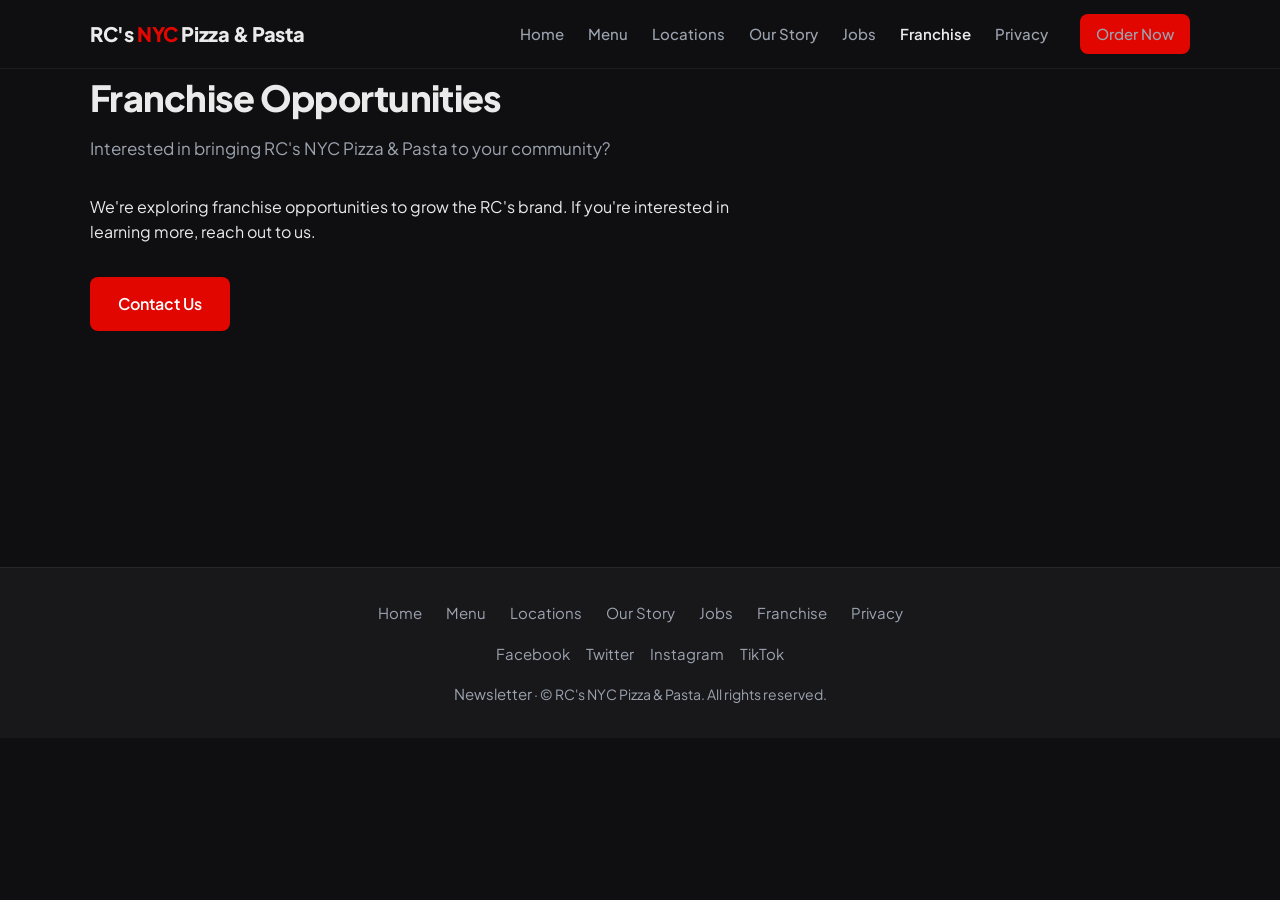
<file: franchise.html>
<!DOCTYPE html>
<html lang="en">
<head>
  <meta charset="UTF-8">
  <meta name="viewport" content="width=device-width, initial-scale=1">
  <title>Franchise Opportunities | RC's NYC Pizza & Pasta</title>
  <meta name="description" content="Franchise opportunities with RC's NYC Pizza & Pasta. Bring authentic NYC-style pizza to your community.">
  <link rel="canonical" href="https://rcsnycpizza.com/franchise.html">
  <meta property="og:type" content="website">
  <meta property="og:url" content="https://rcsnycpizza.com/franchise.html">
  <meta property="og:title" content="Franchise Opportunities | RC's NYC Pizza & Pasta">
  <meta property="og:description" content="Franchise opportunities with RC's NYC Pizza & Pasta. Bring authentic NYC-style pizza to your community.">
  <meta property="og:image" content="https://rcsnycpizza.com/wp-content/uploads/2018/02/rcs-pizza-slice-1024x683.jpg">
  <meta property="og:image:width" content="1024">
  <meta property="og:image:height" content="683">
  <meta name="twitter:card" content="summary_large_image">
  <meta name="twitter:image" content="https://rcsnycpizza.com/wp-content/uploads/2018/02/rcs-pizza-slice-1024x683.jpg">
  <link rel="preconnect" href="https://rcsnycpizza.com" crossorigin>
  <link rel="icon" href="https://rcsnycpizza.com/wp-content/uploads/2022/08/logo-new-small-300x149.png" type="image/png">
  <link rel="apple-touch-icon" href="https://rcsnycpizza.com/wp-content/uploads/2022/08/logo-new-small-300x149.png">
  <link rel="preconnect" href="https://fonts.googleapis.com">
  <link rel="preconnect" href="https://fonts.gstatic.com" crossorigin>
  <link href="https://fonts.googleapis.com/css2?family=Plus+Jakarta+Sans:wght@400;600;700;800&display=swap" rel="stylesheet">
  <link rel="stylesheet" href="assets/css/styles.css">
</head>
<body class="page-franchise">
  <a href="#content" class="skip-link">Skip to content</a>
  <header class="site-header">
    <div class="wrap">
      <div class="logo"><a href="index.html">RC's <span>NYC</span> Pizza & Pasta</a></div>
      <button type="button" class="nav-toggle" aria-label="Toggle menu" aria-expanded="false" aria-controls="main-nav"></button>
      <nav class="nav" id="main-nav" aria-label="Main navigation">
        <ul>
          <li><a href="index.html">Home</a></li>
          <li><a href="menu.html">Menu</a></li>
          <li><a href="locations.html">Locations</a></li>
          <li><a href="story.html">Our Story</a></li>
          <li><a href="jobs.html">Jobs</a></li>
          <li><a href="franchise.html" class="active">Franchise</a></li>
          <li><a href="privacy.html">Privacy</a></li>
          <li class="nav-cta"><a href="locations.html" class="btn btn-primary">Order Now</a></li>
        </ul>
      </nav>
    </div>
  </header>

  <main id="content">
    <div class="wrap">
      <h1 class="page-title">Franchise Opportunities</h1>
      <p class="page-intro">Interested in bringing RC's NYC Pizza & Pasta to your community?</p>
      <div class="story-content">
        <p>We're exploring franchise opportunities to grow the RC's brand. If you're interested in learning more, reach out to us.</p>
        <div class="cta-block">
          <a href="locations.html" class="btn btn-primary">Contact Us</a>
        </div>
      </div>
    </div>
  </main>

  <footer class="site-footer">
    <div class="wrap">
      <nav>
        <ul>
          <li><a href="index.html">Home</a></li>
          <li><a href="menu.html">Menu</a></li>
          <li><a href="locations.html">Locations</a></li>
          <li><a href="story.html">Our Story</a></li>
          <li><a href="jobs.html">Jobs</a></li>
          <li><a href="franchise.html">Franchise</a></li>
          <li><a href="privacy.html">Privacy</a></li>
        </ul>
      </nav>
      <div class="footer-social">
        <a href="https://www.facebook.com/RCSNYCPizza" target="_blank" rel="noopener" aria-label="Facebook">Facebook</a>
        <a href="https://twitter.com/rcspizza" target="_blank" rel="noopener" aria-label="Twitter">Twitter</a>
        <a href="https://instagram.com/rcsnycpizza" target="_blank" rel="noopener" aria-label="Instagram">Instagram</a>
        <a href="https://www.tiktok.com/@rcsnycpizza" target="_blank" rel="noopener" aria-label="TikTok">TikTok</a>
      </div>
      <p class="copy"><a href="#newsletter" class="newsletter-link">Newsletter</a> · © RC's NYC Pizza & Pasta. All rights reserved.</p>
    </div>
  </footer>
  <script src="assets/js/site.js"></script>
</body>
</html>
</file>
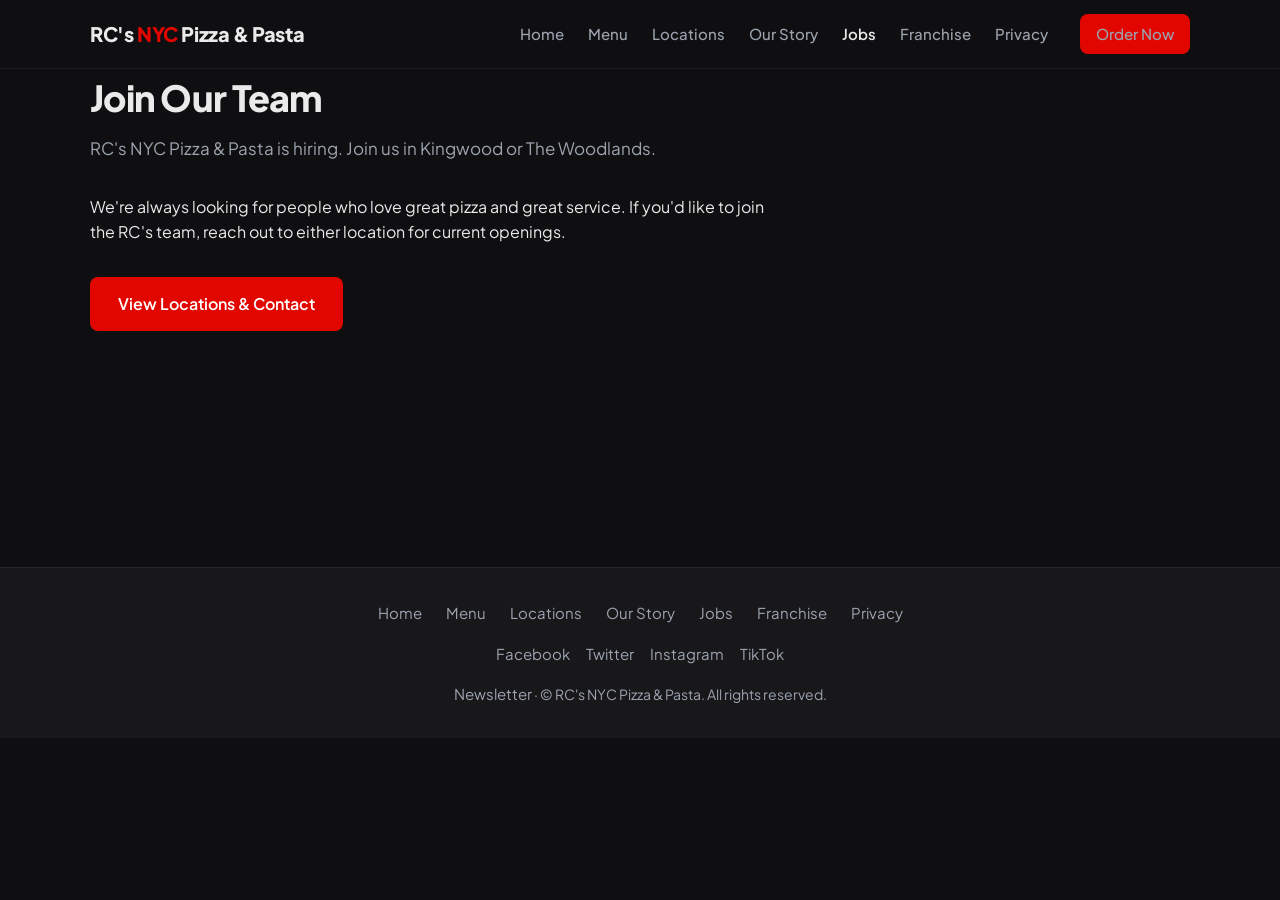
<file: jobs.html>
<!DOCTYPE html>
<html lang="en">
<head>
  <meta charset="UTF-8">
  <meta name="viewport" content="width=device-width, initial-scale=1">
  <title>Jobs | RC's NYC Pizza & Pasta</title>
  <meta name="description" content="Join the RC's NYC Pizza & Pasta team. We're hiring in Kingwood and The Woodlands, TX.">
  <link rel="canonical" href="https://rcsnycpizza.com/jobs.html">
  <meta property="og:type" content="website">
  <meta property="og:url" content="https://rcsnycpizza.com/jobs.html">
  <meta property="og:title" content="Jobs | RC's NYC Pizza & Pasta">
  <meta property="og:description" content="Join the RC's NYC Pizza & Pasta team. We're hiring in Kingwood and The Woodlands, TX.">
  <meta property="og:image" content="https://rcsnycpizza.com/wp-content/uploads/2018/02/rcs-pizza-slice-1024x683.jpg">
  <meta property="og:image:width" content="1024">
  <meta property="og:image:height" content="683">
  <meta name="twitter:card" content="summary_large_image">
  <meta name="twitter:image" content="https://rcsnycpizza.com/wp-content/uploads/2018/02/rcs-pizza-slice-1024x683.jpg">
  <link rel="preconnect" href="https://rcsnycpizza.com" crossorigin>
  <link rel="icon" href="https://rcsnycpizza.com/wp-content/uploads/2022/08/logo-new-small-300x149.png" type="image/png">
  <link rel="apple-touch-icon" href="https://rcsnycpizza.com/wp-content/uploads/2022/08/logo-new-small-300x149.png">
  <link rel="preconnect" href="https://fonts.googleapis.com">
  <link rel="preconnect" href="https://fonts.gstatic.com" crossorigin>
  <link href="https://fonts.googleapis.com/css2?family=Plus+Jakarta+Sans:wght@400;600;700;800&display=swap" rel="stylesheet">
  <link rel="stylesheet" href="assets/css/styles.css">
</head>
<body class="page-jobs">
  <a href="#content" class="skip-link">Skip to content</a>
  <header class="site-header">
    <div class="wrap">
      <div class="logo"><a href="index.html">RC's <span>NYC</span> Pizza & Pasta</a></div>
      <button type="button" class="nav-toggle" aria-label="Toggle menu" aria-expanded="false" aria-controls="main-nav"></button>
      <nav class="nav" id="main-nav" aria-label="Main navigation">
        <ul>
          <li><a href="index.html">Home</a></li>
          <li><a href="menu.html">Menu</a></li>
          <li><a href="locations.html">Locations</a></li>
          <li><a href="story.html">Our Story</a></li>
          <li><a href="jobs.html" class="active">Jobs</a></li>
          <li><a href="franchise.html">Franchise</a></li>
          <li><a href="privacy.html">Privacy</a></li>
          <li class="nav-cta"><a href="locations.html" class="btn btn-primary">Order Now</a></li>
        </ul>
      </nav>
    </div>
  </header>

  <main id="content">
    <div class="wrap">
      <h1 class="page-title">Join Our Team</h1>
      <p class="page-intro">RC's NYC Pizza & Pasta is hiring. Join us in Kingwood or The Woodlands.</p>
      <div class="story-content">
        <p>We're always looking for people who love great pizza and great service. If you'd like to join the RC's team, reach out to either location for current openings.</p>
        <div class="cta-block">
          <a href="locations.html" class="btn btn-primary">View Locations & Contact</a>
        </div>
      </div>
    </div>
  </main>

  <footer class="site-footer">
    <div class="wrap">
      <nav>
        <ul>
          <li><a href="index.html">Home</a></li>
          <li><a href="menu.html">Menu</a></li>
          <li><a href="locations.html">Locations</a></li>
          <li><a href="story.html">Our Story</a></li>
          <li><a href="jobs.html">Jobs</a></li>
          <li><a href="franchise.html">Franchise</a></li>
          <li><a href="privacy.html">Privacy</a></li>
        </ul>
      </nav>
      <div class="footer-social">
        <a href="https://www.facebook.com/RCSNYCPizza" target="_blank" rel="noopener" aria-label="Facebook">Facebook</a>
        <a href="https://twitter.com/rcspizza" target="_blank" rel="noopener" aria-label="Twitter">Twitter</a>
        <a href="https://instagram.com/rcsnycpizza" target="_blank" rel="noopener" aria-label="Instagram">Instagram</a>
        <a href="https://www.tiktok.com/@rcsnycpizza" target="_blank" rel="noopener" aria-label="TikTok">TikTok</a>
      </div>
      <p class="copy"><a href="#newsletter" class="newsletter-link">Newsletter</a> · © RC's NYC Pizza & Pasta. All rights reserved.</p>
    </div>
  </footer>
  <script src="assets/js/site.js"></script>
</body>
</html>
</file>
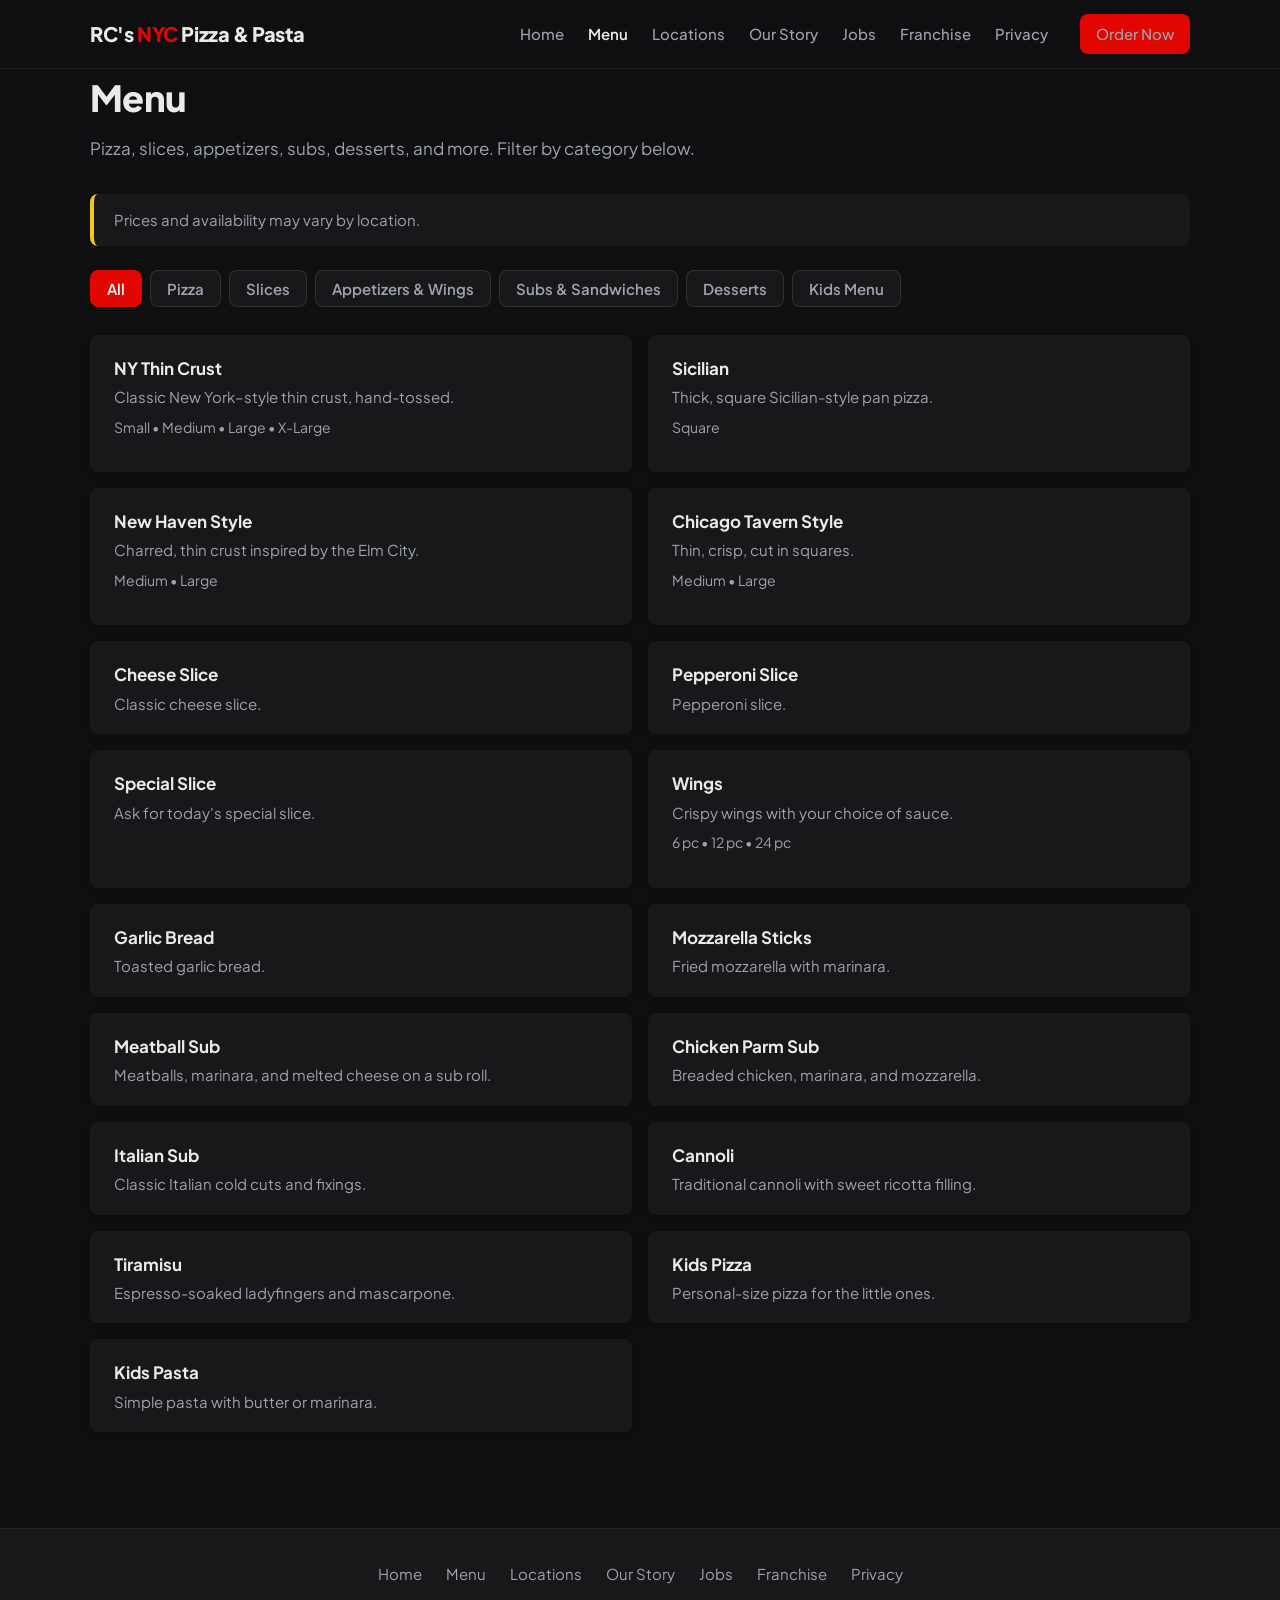
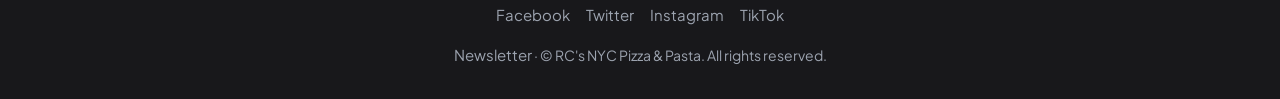
<file: menu.html>
<!DOCTYPE html>
<html lang="en">
<head>
  <meta charset="UTF-8">
  <meta name="viewport" content="width=device-width, initial-scale=1">
  <title>Menu | RC's NYC Pizza & Pasta</title>
  <meta name="description" content="View our full menu: NY thin crust, Sicilian, New Haven and Chicago tavern pizza, slices, appetizers, wings, subs, desserts, and kids menu. Prices may vary by location.">
  <link rel="canonical" href="https://rcsnycpizza.com/menu.html">
  <meta property="og:type" content="website">
  <meta property="og:url" content="https://rcsnycpizza.com/menu.html">
  <meta property="og:title" content="Menu | RC's NYC Pizza & Pasta">
  <meta property="og:description" content="Pizza, slices, appetizers, wings, subs, desserts & kids menu. Prices may vary by location.">
  <meta property="og:image" content="https://rcsnycpizza.com/wp-content/uploads/2018/02/rcs-pizza-slice-1024x683.jpg">
  <meta property="og:image:width" content="1024">
  <meta property="og:image:height" content="683">
  <meta name="twitter:card" content="summary_large_image">
  <meta name="twitter:image" content="https://rcsnycpizza.com/wp-content/uploads/2018/02/rcs-pizza-slice-1024x683.jpg">
  <link rel="preconnect" href="https://rcsnycpizza.com" crossorigin>
  <link rel="icon" href="https://rcsnycpizza.com/wp-content/uploads/2022/08/logo-new-small-300x149.png" type="image/png">
  <link rel="apple-touch-icon" href="https://rcsnycpizza.com/wp-content/uploads/2022/08/logo-new-small-300x149.png">
  <link rel="preconnect" href="https://fonts.googleapis.com">
  <link rel="preconnect" href="https://fonts.gstatic.com" crossorigin>
  <link href="https://fonts.googleapis.com/css2?family=Plus+Jakarta+Sans:wght@400;600;700;800&display=swap" rel="stylesheet">
  <link rel="stylesheet" href="assets/css/styles.css">
</head>
<body class="page-menu">
  <a href="#content" class="skip-link">Skip to content</a>
  <header class="site-header">
    <div class="wrap">
      <div class="logo"><a href="index.html">RC's <span>NYC</span> Pizza & Pasta</a></div>
      <button type="button" class="nav-toggle" aria-label="Toggle menu" aria-expanded="false" aria-controls="main-nav"></button>
      <nav class="nav" id="main-nav" aria-label="Main navigation">
        <ul>
          <li><a href="index.html">Home</a></li>
          <li><a href="menu.html" class="active">Menu</a></li>
          <li><a href="locations.html">Locations</a></li>
          <li><a href="story.html">Our Story</a></li>
          <li><a href="jobs.html">Jobs</a></li>
          <li><a href="franchise.html">Franchise</a></li>
          <li><a href="privacy.html">Privacy</a></li>
          <li class="nav-cta"><a href="locations.html" class="btn btn-primary">Order Now</a></li>
        </ul>
      </nav>
    </div>
  </header>

  <main id="content">
    <div class="wrap">
      <h1 class="page-title">Menu</h1>
      <p class="page-intro">Pizza, slices, appetizers, subs, desserts, and more. Filter by category below.</p>
      <p id="menu-disclaimer" class="menu-disclaimer">Prices and availability may vary by location.</p>
      <div id="menu-filters" class="menu-filters"></div>
      <div id="menu-items" class="menu-grid"></div>
    </div>
  </main>

  <footer class="site-footer">
    <div class="wrap">
      <nav>
        <ul>
          <li><a href="index.html">Home</a></li>
          <li><a href="menu.html">Menu</a></li>
          <li><a href="locations.html">Locations</a></li>
          <li><a href="story.html">Our Story</a></li>
          <li><a href="jobs.html">Jobs</a></li>
          <li><a href="franchise.html">Franchise</a></li>
          <li><a href="privacy.html">Privacy</a></li>
        </ul>
      </nav>
      <div class="footer-social">
        <a href="https://www.facebook.com/RCSNYCPizza" target="_blank" rel="noopener" aria-label="Facebook">Facebook</a>
        <a href="https://twitter.com/rcspizza" target="_blank" rel="noopener" aria-label="Twitter">Twitter</a>
        <a href="https://instagram.com/rcsnycpizza" target="_blank" rel="noopener" aria-label="Instagram">Instagram</a>
        <a href="https://www.tiktok.com/@rcsnycpizza" target="_blank" rel="noopener" aria-label="TikTok">TikTok</a>
      </div>
      <p class="copy"><a href="#newsletter" class="newsletter-link">Newsletter</a> · © RC's NYC Pizza & Pasta. All rights reserved.</p>
    </div>
  </footer>
  <script src="assets/js/site.js"></script>
  <script src="assets/js/menu.js"></script>
</body>
</html>
</file>
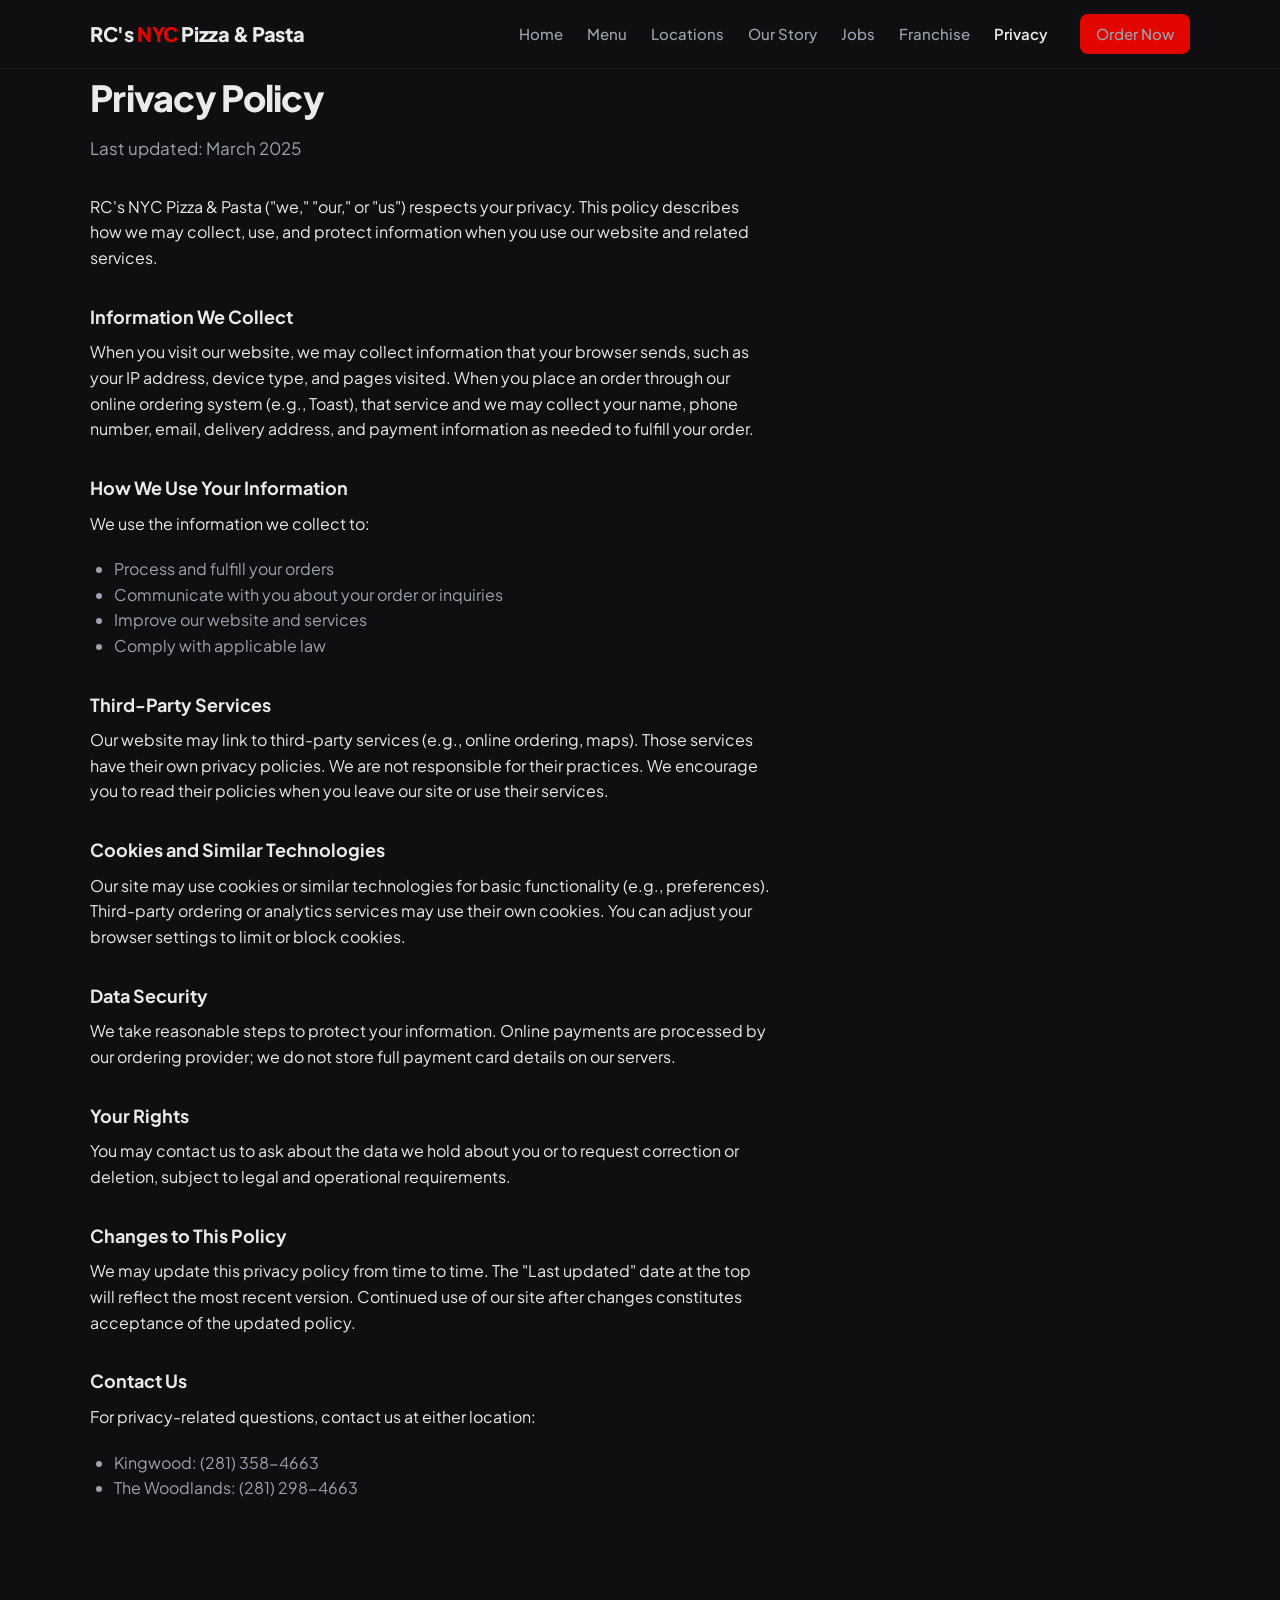
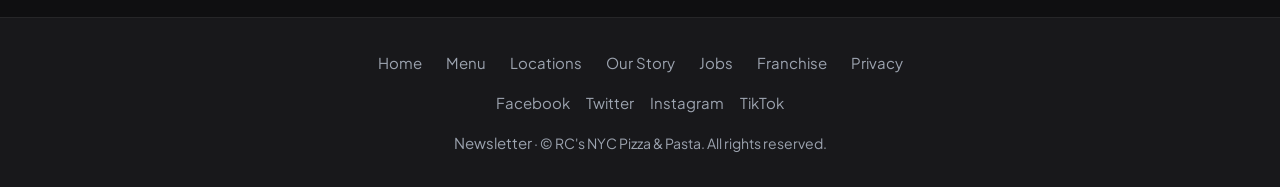
<file: privacy.html>
<!DOCTYPE html>
<html lang="en">
<head>
  <meta charset="UTF-8">
  <meta name="viewport" content="width=device-width, initial-scale=1">
  <title>Privacy Policy | RC's NYC Pizza & Pasta</title>
  <meta name="description" content="Privacy policy for RC's NYC Pizza & Pasta website and online ordering.">
  <link rel="canonical" href="https://rcsnycpizza.com/privacy.html">
  <meta property="og:type" content="website">
  <meta property="og:url" content="https://rcsnycpizza.com/privacy.html">
  <meta property="og:title" content="Privacy Policy | RC's NYC Pizza & Pasta">
  <meta property="og:image" content="https://rcsnycpizza.com/wp-content/uploads/2018/02/rcs-pizza-slice-1024x683.jpg">
  <meta property="og:image:width" content="1024">
  <meta property="og:image:height" content="683">
  <meta name="twitter:card" content="summary_large_image">
  <meta name="twitter:image" content="https://rcsnycpizza.com/wp-content/uploads/2018/02/rcs-pizza-slice-1024x683.jpg">
  <link rel="preconnect" href="https://rcsnycpizza.com" crossorigin>
  <link rel="icon" href="https://rcsnycpizza.com/wp-content/uploads/2022/08/logo-new-small-300x149.png" type="image/png">
  <link rel="apple-touch-icon" href="https://rcsnycpizza.com/wp-content/uploads/2022/08/logo-new-small-300x149.png">
  <link rel="preconnect" href="https://fonts.googleapis.com">
  <link rel="preconnect" href="https://fonts.gstatic.com" crossorigin>
  <link href="https://fonts.googleapis.com/css2?family=Plus+Jakarta+Sans:wght@400;600;700;800&display=swap" rel="stylesheet">
  <link rel="stylesheet" href="assets/css/styles.css">
</head>
<body class="page-privacy">
  <a href="#content" class="skip-link">Skip to content</a>
  <header class="site-header">
    <div class="wrap">
      <div class="logo"><a href="index.html">RC's <span>NYC</span> Pizza & Pasta</a></div>
      <button type="button" class="nav-toggle" aria-label="Toggle menu" aria-expanded="false" aria-controls="main-nav"></button>
      <nav class="nav" id="main-nav" aria-label="Main navigation">
        <ul>
          <li><a href="index.html">Home</a></li>
          <li><a href="menu.html">Menu</a></li>
          <li><a href="locations.html">Locations</a></li>
          <li><a href="story.html">Our Story</a></li>
          <li><a href="jobs.html">Jobs</a></li>
          <li><a href="franchise.html">Franchise</a></li>
          <li><a href="privacy.html" class="active">Privacy</a></li>
          <li class="nav-cta"><a href="locations.html" class="btn btn-primary">Order Now</a></li>
        </ul>
      </nav>
    </div>
  </header>

  <main id="content">
    <div class="wrap">
      <h1 class="page-title">Privacy Policy</h1>
      <p class="page-intro">Last updated: March 2025</p>
      <div class="privacy-content">
        <p>RC's NYC Pizza & Pasta ("we," "our," or "us") respects your privacy. This policy describes how we may collect, use, and protect information when you use our website and related services.</p>

        <h2>Information We Collect</h2>
        <p>When you visit our website, we may collect information that your browser sends, such as your IP address, device type, and pages visited. When you place an order through our online ordering system (e.g., Toast), that service and we may collect your name, phone number, email, delivery address, and payment information as needed to fulfill your order.</p>

        <h2>How We Use Your Information</h2>
        <p>We use the information we collect to:</p>
        <ul>
          <li>Process and fulfill your orders</li>
          <li>Communicate with you about your order or inquiries</li>
          <li>Improve our website and services</li>
          <li>Comply with applicable law</li>
        </ul>

        <h2>Third-Party Services</h2>
        <p>Our website may link to third-party services (e.g., online ordering, maps). Those services have their own privacy policies. We are not responsible for their practices. We encourage you to read their policies when you leave our site or use their services.</p>

        <h2>Cookies and Similar Technologies</h2>
        <p>Our site may use cookies or similar technologies for basic functionality (e.g., preferences). Third-party ordering or analytics services may use their own cookies. You can adjust your browser settings to limit or block cookies.</p>

        <h2>Data Security</h2>
        <p>We take reasonable steps to protect your information. Online payments are processed by our ordering provider; we do not store full payment card details on our servers.</p>

        <h2>Your Rights</h2>
        <p>You may contact us to ask about the data we hold about you or to request correction or deletion, subject to legal and operational requirements.</p>

        <h2>Changes to This Policy</h2>
        <p>We may update this privacy policy from time to time. The "Last updated" date at the top will reflect the most recent version. Continued use of our site after changes constitutes acceptance of the updated policy.</p>

        <h2>Contact Us</h2>
        <p>For privacy-related questions, contact us at either location:</p>
        <ul>
          <li>Kingwood: (281) 358-4663</li>
          <li>The Woodlands: (281) 298-4663</li>
        </ul>
      </div>
    </div>
  </main>

  <footer class="site-footer">
    <div class="wrap">
      <nav>
        <ul>
          <li><a href="index.html">Home</a></li>
          <li><a href="menu.html">Menu</a></li>
          <li><a href="locations.html">Locations</a></li>
          <li><a href="story.html">Our Story</a></li>
          <li><a href="jobs.html">Jobs</a></li>
          <li><a href="franchise.html">Franchise</a></li>
          <li><a href="privacy.html">Privacy</a></li>
        </ul>
      </nav>
      <div class="footer-social">
        <a href="https://www.facebook.com/RCSNYCPizza" target="_blank" rel="noopener" aria-label="Facebook">Facebook</a>
        <a href="https://twitter.com/rcspizza" target="_blank" rel="noopener" aria-label="Twitter">Twitter</a>
        <a href="https://instagram.com/rcsnycpizza" target="_blank" rel="noopener" aria-label="Instagram">Instagram</a>
        <a href="https://www.tiktok.com/@rcsnycpizza" target="_blank" rel="noopener" aria-label="TikTok">TikTok</a>
      </div>
      <p class="copy"><a href="#newsletter" class="newsletter-link">Newsletter</a> · © RC's NYC Pizza & Pasta. All rights reserved.</p>
    </div>
  </footer>
  <script src="assets/js/site.js"></script>
</body>
</html>
</file>
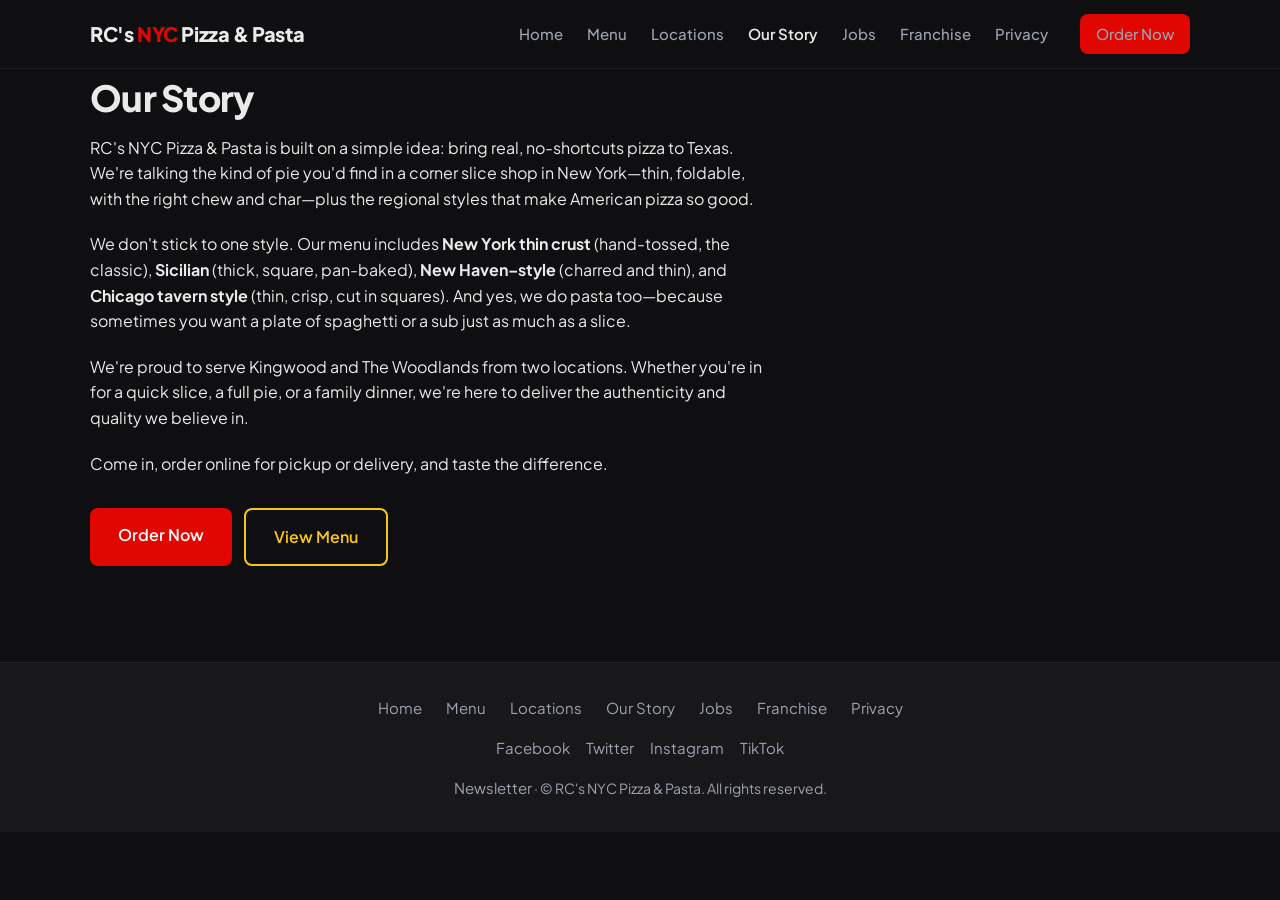
<file: story.html>
<!DOCTYPE html>
<html lang="en">
<head>
  <meta charset="UTF-8">
  <meta name="viewport" content="width=device-width, initial-scale=1">
  <title>Our Story | RC's NYC Pizza & Pasta</title>
  <meta name="description" content="RC's NYC Pizza & Pasta brings authentic New York–style pizza and regional styles—Sicilian, New Haven, Chicago tavern—to Kingwood and The Woodlands, TX.">
  <link rel="canonical" href="https://rcsnycpizza.com/story.html">
  <meta property="og:type" content="website">
  <meta property="og:url" content="https://rcsnycpizza.com/story.html">
  <meta property="og:title" content="Our Story | RC's NYC Pizza & Pasta">
  <meta property="og:description" content="Authentic NYC-style pizza and regional styles in Texas. Our story and passion for real pizza.">
  <meta property="og:image" content="https://rcsnycpizza.com/wp-content/uploads/2018/02/rcs-pizza-slice-1024x683.jpg">
  <meta property="og:image:width" content="1024">
  <meta property="og:image:height" content="683">
  <meta name="twitter:card" content="summary_large_image">
  <meta name="twitter:image" content="https://rcsnycpizza.com/wp-content/uploads/2018/02/rcs-pizza-slice-1024x683.jpg">
  <link rel="preconnect" href="https://rcsnycpizza.com" crossorigin>
  <link rel="icon" href="https://rcsnycpizza.com/wp-content/uploads/2022/08/logo-new-small-300x149.png" type="image/png">
  <link rel="apple-touch-icon" href="https://rcsnycpizza.com/wp-content/uploads/2022/08/logo-new-small-300x149.png">
  <link rel="preconnect" href="https://fonts.googleapis.com">
  <link rel="preconnect" href="https://fonts.gstatic.com" crossorigin>
  <link href="https://fonts.googleapis.com/css2?family=Plus+Jakarta+Sans:wght@400;600;700;800&display=swap" rel="stylesheet">
  <link rel="stylesheet" href="assets/css/styles.css">
</head>
<body class="page-story">
  <a href="#content" class="skip-link">Skip to content</a>
  <header class="site-header">
    <div class="wrap">
      <div class="logo"><a href="index.html">RC's <span>NYC</span> Pizza & Pasta</a></div>
      <button type="button" class="nav-toggle" aria-label="Toggle menu" aria-expanded="false" aria-controls="main-nav"></button>
      <nav class="nav" id="main-nav" aria-label="Main navigation">
        <ul>
          <li><a href="index.html">Home</a></li>
          <li><a href="menu.html">Menu</a></li>
          <li><a href="locations.html">Locations</a></li>
          <li><a href="story.html" class="active">Our Story</a></li>
          <li><a href="jobs.html">Jobs</a></li>
          <li><a href="franchise.html">Franchise</a></li>
          <li><a href="privacy.html">Privacy</a></li>
          <li class="nav-cta"><a href="locations.html" class="btn btn-primary">Order Now</a></li>
        </ul>
      </nav>
    </div>
  </header>

  <main id="content">
    <div class="wrap">
      <h1 class="page-title">Our Story</h1>
      <div class="story-content">
        <p>RC's NYC Pizza & Pasta is built on a simple idea: bring real, no-shortcuts pizza to Texas. We're talking the kind of pie you'd find in a corner slice shop in New York—thin, foldable, with the right chew and char—plus the regional styles that make American pizza so good.</p>
        <p>We don't stick to one style. Our menu includes <strong>New York thin crust</strong> (hand-tossed, the classic), <strong>Sicilian</strong> (thick, square, pan-baked), <strong>New Haven–style</strong> (charred and thin), and <strong>Chicago tavern style</strong> (thin, crisp, cut in squares). And yes, we do pasta too—because sometimes you want a plate of spaghetti or a sub just as much as a slice.</p>
        <p>We're proud to serve Kingwood and The Woodlands from two locations. Whether you're in for a quick slice, a full pie, or a family dinner, we're here to deliver the authenticity and quality we believe in.</p>
        <p>Come in, order online for pickup or delivery, and taste the difference.</p>
        <div class="cta-block">
          <a href="locations.html" class="btn btn-primary">Order Now</a>
          <a href="menu.html" class="btn btn-secondary">View Menu</a>
        </div>
      </div>
    </div>
  </main>

  <footer class="site-footer">
    <div class="wrap">
      <nav>
        <ul>
          <li><a href="index.html">Home</a></li>
          <li><a href="menu.html">Menu</a></li>
          <li><a href="locations.html">Locations</a></li>
          <li><a href="story.html">Our Story</a></li>
          <li><a href="jobs.html">Jobs</a></li>
          <li><a href="franchise.html">Franchise</a></li>
          <li><a href="privacy.html">Privacy</a></li>
        </ul>
      </nav>
      <div class="footer-social">
        <a href="https://www.facebook.com/RCSNYCPizza" target="_blank" rel="noopener" aria-label="Facebook">Facebook</a>
        <a href="https://twitter.com/rcspizza" target="_blank" rel="noopener" aria-label="Twitter">Twitter</a>
        <a href="https://instagram.com/rcsnycpizza" target="_blank" rel="noopener" aria-label="Instagram">Instagram</a>
        <a href="https://www.tiktok.com/@rcsnycpizza" target="_blank" rel="noopener" aria-label="TikTok">TikTok</a>
      </div>
      <p class="copy"><a href="#newsletter" class="newsletter-link">Newsletter</a> · © RC's NYC Pizza & Pasta. All rights reserved.</p>
    </div>
  </footer>
  <script src="assets/js/site.js"></script>
</body>
</html>
</file>
<file: assets/css/styles.css>
/* RC's NYC Pizza & Pasta - Modern design system */
:root {
  --bg: #0f0f11;
  --bg-card: #18181b;
  --text: #eaeaea;
  --text-muted: #9ca3af;
  --red: #e10600;
  --red-hover: #ff1a14;
  --yellow: #f5c518;
  --yellow-dim: #d4a80a;
  --radius: 8px;
  --font: "Plus Jakarta Sans", system-ui, -apple-system, "Segoe UI", Roboto, sans-serif;
  --shadow: 0 4px 20px rgba(0, 0, 0, 0.25);
  --shadow-sm: 0 2px 8px rgba(0, 0, 0, 0.15);
}

*,
*::before,
*::after {
  box-sizing: border-box;
}

html {
  scroll-behavior: smooth;
}

body {
  margin: 0;
  font-family: var(--font);
  font-size: 1rem;
  font-weight: 400;
  line-height: 1.6;
  color: var(--text);
  background: var(--bg);
  -webkit-font-smoothing: antialiased;
}

img {
  max-width: 100%;
  height: auto;
  display: block;
}

a {
  color: var(--yellow);
  text-decoration: none;
  transition: color 0.2s ease;
}

a:hover {
  color: var(--yellow-dim);
}

a:focus-visible,
button:focus-visible {
  outline: 2px solid var(--yellow);
  outline-offset: 2px;
}

.skip-link {
  position: absolute;
  top: -3rem;
  left: 1rem;
  padding: 0.5rem 1rem;
  background: var(--red);
  color: #fff;
  font-weight: 600;
  z-index: 1000;
  border-radius: var(--radius);
  transition: top 0.2s ease;
}

.skip-link:focus {
  top: 1rem;
}

/* Layout */
.wrap {
  max-width: 1140px;
  margin: 0 auto;
  padding: 0 1.25rem;
}

/* Header */
.site-header {
  background: var(--bg);
  padding: 0.875rem 1.25rem;
  position: sticky;
  top: 0;
  z-index: 100;
  border-bottom: 1px solid rgba(255, 255, 255, 0.06);
}

.site-header .wrap {
  max-width: 1140px;
  margin: 0 auto;
  padding: 0 1.25rem;
  display: flex;
  align-items: center;
  justify-content: space-between;
  flex-wrap: wrap;
  gap: 0.75rem;
}

.logo {
  font-size: 1.25rem;
  font-weight: 800;
  color: var(--text);
  letter-spacing: -0.02em;
}

.logo a {
  color: inherit;
  text-decoration: none;
}

.logo a:hover {
  color: var(--text);
}

.logo span {
  color: var(--red);
}

.nav ul {
  list-style: none;
  margin: 0;
  padding: 0;
  display: flex;
  flex-wrap: wrap;
  align-items: center;
  gap: 0.25rem 1.5rem;
}

.nav a {
  color: var(--text-muted);
  font-weight: 500;
  font-size: 0.9375rem;
  padding: 0.5rem 0;
}

.nav a:hover {
  color: var(--text);
}

.nav a.active {
  color: var(--text);
  font-weight: 600;
}

.nav-cta {
  margin-left: 0.5rem;
}

.nav-cta .btn {
  padding: 0.5rem 1rem;
  font-size: 0.9375rem;
}

.nav-toggle {
  display: none;
  align-items: center;
  justify-content: center;
  width: 44px;
  height: 44px;
  padding: 0;
  background: transparent;
  border: none;
  color: var(--text);
  cursor: pointer;
}

.nav-toggle::before {
  content: '';
  width: 22px;
  height: 2px;
  background: currentColor;
  box-shadow: 0 -6px 0 currentColor, 0 6px 0 currentColor;
}

/* Main */
main {
  min-height: 50vh;
  padding-bottom: 3rem;
}

/* Buttons */
.btn {
  display: inline-block;
  padding: 0.875rem 1.75rem;
  font-family: var(--font);
  font-size: 1rem;
  font-weight: 600;
  text-align: center;
  border: none;
  border-radius: var(--radius);
  cursor: pointer;
  transition: background 0.2s ease, color 0.2s ease, transform 0.15s ease;
}

.btn:hover {
  transform: translateY(-1px);
}

.btn-primary {
  background: var(--red);
  color: #fff;
}

.btn-primary:hover {
  background: var(--red-hover);
  color: #fff;
  text-decoration: none;
}

.btn-secondary {
  background: transparent;
  color: var(--yellow);
  border: 2px solid var(--yellow);
}

.btn-secondary:hover {
  background: var(--yellow);
  color: var(--bg);
  text-decoration: none;
}

.btn-outline {
  background: transparent;
  color: var(--text);
  border: 1px solid rgba(255, 255, 255, 0.2);
}

.btn-outline:hover {
  border-color: var(--text-muted);
  color: var(--text);
  text-decoration: none;
}

/* Hero */
.hero {
  text-align: center;
  padding: 4rem 1.25rem 5rem;
  background: linear-gradient(180deg, rgba(15, 15, 17, 0.75) 0%, rgba(15, 15, 17, 0.6) 100%),
    url("https://rcsnycpizza.com/wp-content/uploads/2018/02/rcs-pizza-slice-1024x683.jpg") center / cover no-repeat;
}

.hero .wrap {
  max-width: 720px;
}

.hero h1 {
  margin: 0 0 1rem;
  font-size: clamp(2rem, 5.5vw, 3.25rem);
  font-weight: 800;
  line-height: 1.1;
  letter-spacing: -0.03em;
  color: var(--text);
  text-shadow: 0 2px 20px rgba(0, 0, 0, 0.5);
}

.hero .tagline {
  margin: 0 0 2rem;
  font-size: 1.125rem;
  font-weight: 400;
  line-height: 1.5;
  color: var(--text-muted);
  text-shadow: 0 1px 10px rgba(0, 0, 0, 0.4);
}

.hero .cta-group {
  display: flex;
  flex-wrap: wrap;
  gap: 1rem;
  justify-content: center;
}

.hero .cta-group .btn {
  min-width: 160px;
}

/* Food strip - minimal */
.food-strip {
  background: var(--bg-card);
  padding: 2rem 0;
}

.food-strip-title {
  text-align: center;
  margin: 0 0 1rem;
  font-size: 0.9375rem;
  font-weight: 600;
  color: var(--text-muted);
  text-transform: uppercase;
  letter-spacing: 0.05em;
}

.food-strip-grid {
  display: grid;
  grid-template-columns: repeat(4, 1fr);
  gap: 0;
  max-width: 1140px;
  margin: 0 auto;
  padding: 0 1.25rem;
}

.food-strip-grid img {
  width: 100%;
  height: 180px;
  object-fit: cover;
}

@media (max-width: 767px) {
  .food-strip-grid {
    grid-template-columns: repeat(2, 1fr);
  }
  .food-strip-grid img {
    height: 140px;
  }
}

/* Section titles */
.section-title {
  margin: 0 0 0.375rem;
  font-size: 1.5rem;
  font-weight: 800;
  letter-spacing: -0.02em;
  color: var(--text);
}

.section-subtitle {
  margin: 0 0 1.75rem;
  font-size: 1rem;
  font-weight: 400;
  color: var(--text-muted);
  line-height: 1.5;
}

/* Location cards */
.locations-grid {
  display: grid;
  gap: 1.5rem;
}

.location-card {
  background: var(--bg-card);
  border-radius: var(--radius);
  overflow: hidden;
  box-shadow: var(--shadow);
}

.location-card > img {
  width: 100%;
  aspect-ratio: 16 / 9;
  object-fit: cover;
}

.location-card > h3,
.location-card > .address,
.location-card > .phone,
.location-card > .hours,
.location-card > .actions {
  padding-left: 1.5rem;
  padding-right: 1.5rem;
}

.location-card > h3 {
  padding-top: 1.5rem;
  margin: 0 0 0.5rem;
  font-size: 1.375rem;
  font-weight: 800;
  color: var(--text);
}

.location-card .address {
  margin: 0 0 0.5rem;
  font-size: 0.9375rem;
  color: var(--text-muted);
  line-height: 1.4;
}

.location-card .phone {
  margin: 0 0 0.75rem;
  font-size: 0.9375rem;
}

.location-card .phone a {
  color: var(--yellow);
  font-weight: 500;
}

.location-card .hours {
  margin: 0 0 1.25rem;
  font-size: 0.875rem;
  color: var(--text-muted);
}

.location-card .actions {
  display: flex;
  flex-wrap: wrap;
  gap: 0.75rem;
  padding-bottom: 1.5rem;
}

.location-card .actions .btn-primary {
  flex: 1;
  min-width: 140px;
}

.location-card .actions .btn-outline {
  flex: 0 1 auto;
}

/* Section alt (light band) */
.section-alt {
  background: var(--bg-card);
  margin-left: calc(-50vw + 50%);
  margin-right: calc(-50vw + 50%);
  padding: 3rem 1.25rem;
  padding-left: max(1.25rem, calc(50vw - 570px));
  padding-right: max(1.25rem, calc(50vw - 570px));
}

.pizza-styles {
  padding: 2rem 0;
}

.pizza-styles-grid {
  display: grid;
  grid-template-columns: repeat(4, 1fr);
  gap: 1rem;
  max-width: 1140px;
  margin: 0 auto;
}

.pizza-style-card {
  border-radius: var(--radius);
  padding: 1.5rem 1rem;
  text-align: center;
  min-height: 100px;
  display: flex;
  flex-direction: column;
  justify-content: flex-end;
  background-size: cover;
  background-position: center;
  box-shadow: var(--shadow-sm);
}

.pizza-style-card:nth-child(1) {
  background-image: linear-gradient(180deg, rgba(0,0,0,0.3) 0%, rgba(0,0,0,0.75) 100%),
    url("https://rcsnycpizza.com/wp-content/uploads/2018/02/rcs-pizza-slice-1024x683.jpg");
}
.pizza-style-card:nth-child(2) {
  background-image: linear-gradient(180deg, rgba(0,0,0,0.3) 0%, rgba(0,0,0,0.75) 100%),
    url("https://rcsnycpizza.com/wp-content/uploads/2018/02/RCs-Pizza-049-1024x683.jpg");
}
.pizza-style-card:nth-child(3) {
  background-image: linear-gradient(180deg, rgba(0,0,0,0.3) 0%, rgba(0,0,0,0.75) 100%),
    url("https://rcsnycpizza.com/wp-content/uploads/2018/02/RCs-Pizza-159-1024x683.jpg");
}
.pizza-style-card:nth-child(4) {
  background-image: linear-gradient(180deg, rgba(0,0,0,0.3) 0%, rgba(0,0,0,0.75) 100%),
    url("https://rcsnycpizza.com/wp-content/uploads/2018/02/RCs-Pizza-170-1024x683.jpg");
}

.pizza-style-card strong {
  display: block;
  font-size: 1rem;
  font-weight: 800;
  color: #fff;
  text-shadow: 0 1px 4px rgba(0,0,0,0.8);
  margin-bottom: 0.25rem;
}

.pizza-style-card span {
  font-size: 0.8125rem;
  color: rgba(255,255,255,0.9);
  text-shadow: 0 1px 2px rgba(0,0,0,0.8);
}

.section-alt .section-title {
  color: var(--text);
}

.section-alt .section-subtitle {
  color: var(--text-muted);
}

/* Reviews */
.reviews-section {
  padding: 3rem 0;
  border-top: 1px solid rgba(255,255,255,0.06);
}

.reviews-placeholder {
  background: var(--bg-card);
  border-radius: var(--radius);
  padding: 2rem;
  text-align: center;
  color: var(--text-muted);
  box-shadow: var(--shadow-sm);
}

/* Footer */
.site-footer {
  background: var(--bg-card);
  padding: 2rem 1.25rem;
  margin-top: 3rem;
  border-top: 1px solid rgba(255,255,255,0.06);
}

.site-footer .wrap {
  max-width: 1140px;
  margin: 0 auto;
  text-align: center;
}

.site-footer nav {
  margin-bottom: 1rem;
}

.site-footer ul {
  list-style: none;
  margin: 0;
  padding: 0;
  display: flex;
  flex-wrap: wrap;
  justify-content: center;
  gap: 0.5rem 1.5rem;
}

.site-footer a {
  color: var(--text-muted);
  font-size: 0.9375rem;
}

.site-footer a:hover {
  color: var(--yellow);
}

.site-footer .copy {
  font-size: 0.875rem;
  color: var(--text-muted);
  margin: 0;
}

.footer-social {
  display: flex;
  flex-wrap: wrap;
  justify-content: center;
  gap: 0.5rem 1rem;
  margin-bottom: 1rem;
}

.footer-social a {
  font-size: 0.9375rem;
}

/* Page title (inner pages) */
.page-title {
  margin: 0 0 0.5rem;
  font-size: clamp(1.75rem, 4vw, 2.25rem);
  font-weight: 800;
  letter-spacing: -0.02em;
  color: var(--text);
}

.page-intro {
  margin: 0 0 2rem;
  font-size: 1.0625rem;
  line-height: 1.6;
  color: var(--text-muted);
}

/* Menu page */
.menu-disclaimer {
  margin: 0 0 1.5rem;
  padding: 0.875rem 1.25rem;
  background: var(--bg-card);
  border-radius: var(--radius);
  font-size: 0.9375rem;
  color: var(--text-muted);
  border-left: 4px solid var(--yellow);
}

.menu-filters {
  display: flex;
  flex-wrap: wrap;
  gap: 0.5rem;
  margin-bottom: 1.75rem;
}

.menu-filters .btn {
  padding: 0.5rem 1rem;
  font-size: 0.9375rem;
  background: var(--bg-card);
  color: var(--text-muted);
  border: 1px solid rgba(255,255,255,0.1);
}

.menu-filters .btn:hover,
.menu-filters .btn.active {
  background: var(--red);
  color: #fff;
  border-color: var(--red);
}

.menu-grid {
  display: grid;
  gap: 1rem;
}

.menu-category {
  margin-bottom: 2.5rem;
}

.menu-category:first-child {
  margin-top: 0;
}

.menu-category-title {
  margin: 0 0 1rem;
  padding-bottom: 0.5rem;
  font-size: 1.25rem;
  font-weight: 800;
  letter-spacing: -0.02em;
  color: var(--text);
  border-bottom: 2px solid var(--red);
}

.menu-item {
  background: var(--bg-card);
  border-radius: var(--radius);
  padding: 1.25rem 1.5rem;
  box-shadow: var(--shadow-sm);
}

.menu-item h3 {
  margin: 0 0 0.25rem;
  font-size: 1.0625rem;
  font-weight: 700;
  color: var(--text);
}

.menu-item .description {
  margin: 0;
  font-size: 0.9375rem;
  color: var(--text-muted);
  line-height: 1.45;
}

.menu-item .sizes {
  margin-top: 0.5rem;
  font-size: 0.875rem;
  color: var(--text-muted);
}

/* Story / Privacy content */
.story-content,
.privacy-content {
  max-width: 680px;
}

.story-content p,
.privacy-content p {
  margin: 0 0 1.25rem;
  color: var(--text);
  line-height: 1.6;
}

.story-content .cta-block {
  margin-top: 2rem;
  display: flex;
  flex-wrap: wrap;
  gap: 0.75rem;
}

.privacy-content h2 {
  font-size: 1.125rem;
  font-weight: 700;
  margin: 2rem 0 0.5rem;
  color: var(--text);
}

.privacy-content ul {
  margin: 0 0 1.25rem;
  padding-left: 1.5rem;
  color: var(--text-muted);
}

.sr-only {
  position: absolute;
  width: 1px;
  height: 1px;
  padding: 0;
  margin: -1px;
  overflow: hidden;
  clip: rect(0,0,0,0);
  white-space: nowrap;
  border: 0;
}

/* Responsive */
@media (max-width: 767px) {
  .nav-toggle {
    display: flex;
  }

  .nav {
    display: none;
    position: absolute;
    top: 100%;
    left: 0;
    right: 0;
    background: var(--bg);
    padding: 1rem 1.25rem;
    border-bottom: 1px solid rgba(255,255,255,0.06);
    box-shadow: var(--shadow);
  }

  .nav.nav--open {
    display: block;
  }

  .nav ul {
    flex-direction: column;
    gap: 0;
  }

  .nav li {
    border-bottom: 1px solid rgba(255,255,255,0.06);
  }

  .nav li:last-child {
    border-bottom: 0;
  }

  .nav a {
    display: block;
    padding: 0.875rem 0;
    min-height: 44px;
    line-height: 1.3;
  }

  .nav-cta {
    margin-left: 0;
    margin-top: 0.5rem;
  }

  .pizza-styles-grid {
    grid-template-columns: repeat(2, 1fr);
  }
}

@media (min-width: 640px) {
  .locations-grid {
    grid-template-columns: repeat(2, 1fr);
  }
}

@media (min-width: 768px) {
  .site-header .wrap {
    flex-wrap: nowrap;
  }
  .menu-grid {
    grid-template-columns: repeat(2, 1fr);
  }
}
</file>
